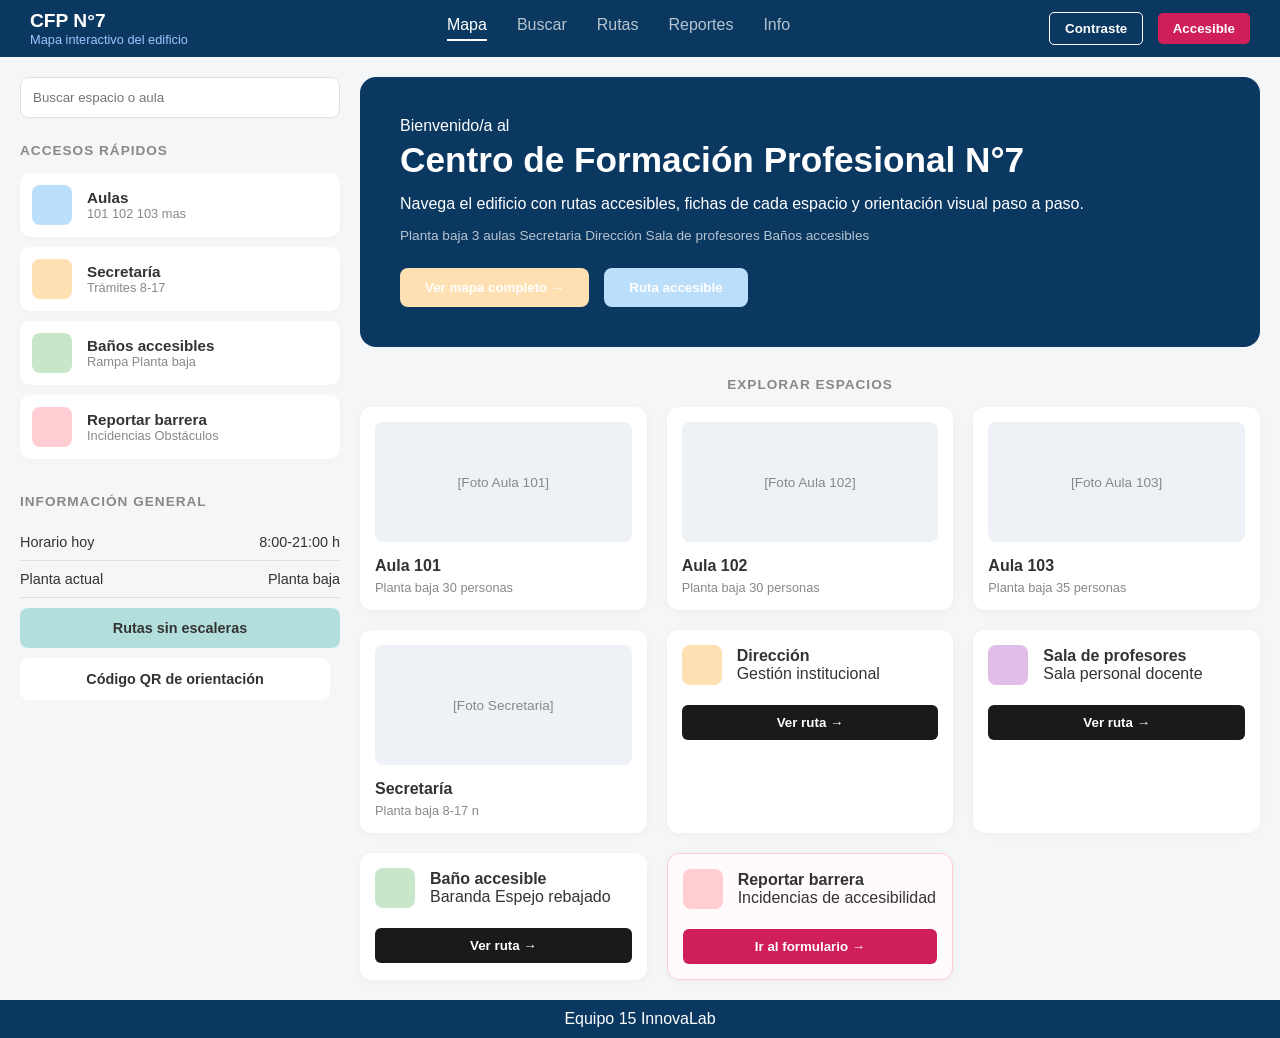
<file: Index.html>
<!DOCTYPE html>
<html lang="es">
<head>
    <meta charset="UTF-8">
    <meta name="viewport" content="width=device-width, initial-scale=1.0">
    <title>Mapa interactivo</title>
    <link rel="stylesheet" href="style.css">
</head>
<body>

    <header class="top-nav">
        <div class="logo">
            <h2>CFP N°7</h2>
            <p>Mapa interactivo del edificio</p>
        </div>
        <nav class="nav-links">
            <a href="/Index.html" class="active">Mapa</a>
            <a href="/buscar.html">Buscar</a>
            <a href="/rutas.html">Rutas</a>
            <a href="/reportes.html">Reportes</a>
            <a href="/info.html">Info</a>
        </nav>
        <div class="nav-actions">
            <button class="contraste">Contraste</button>
            <button class="accesible">Accesible</button>
        </div>
    </header>

    <div class="app-container">
        <aside class="sidebar">
            <div class="buscador">
                <input type="text" placeholder="Buscar espacio o aula">
            </div>

            <section class="sidebar-section">
                <h3>ACCESOS RÁPIDOS</h3>
                <div class="sidebar-card">
                    <div class="icon aulas"></div>
                    <div>
                        <h4>Aulas</h4>
                        <p>101 102 103 mas</p>
                    </div>
                </div>
                <div class="sidebar-card">
                    <div class="icon secretaria"></div>
                    <div>
                        <h4>Secretaría</h4>
                        <p>Trámites 8-17</p>
                    </div>
                </div>
                <div class="sidebar-card">
                    <div class="icon baños"></div>
                    <div>
                        <h4>Baños accesibles</h4>
                        <p>Rampa Planta baja</p>
                    </div>
                </div>
                <div class="sidebar-card">
                    <div class="icon light-red"></div>
                    <div>
                        <h4>Reportar barrera</h4>
                        <p>Incidencias Obstáculos</p>
                    </div>
                </div>
            </section>

            <section class="sidebar-section">
                <h3>INFORMACIÓN GENERAL</h3>
                <div class="info-row">
                    <span>Horario hoy</span>
                    <span>8:00-21:00 h</span>
                </div>
                <div class="info-row">
                    <span>Planta actual</span>
                    <span>Planta baja</span>
                </div>
                <div class="info-card escaleras">
                    <h4>Rutas sin escaleras</h4>
                </div>
                <div class="info-card contraste">
                    <h4>Código QR de orientación</h4>
                </div>
            </section>
        </aside>

        <main class="main-content">
            <section class="hero-banner">
                <p>Bienvenido/a al</p>
                <h1>Centro de Formación Profesional N°7</h1>
                <p>Navega el edificio con rutas accesibles, fichas de cada espacio y orientación visual paso a paso.</p>
                <p class="small-text">Planta baja 3 aulas Secretaria Dirección Sala de profesores Baños accesibles</p>
                <div class="hero-actions">
                    <button class="secretaria">Ver mapa completo →</button>
                    <button class="aulas">Ruta accesible</button>
                </div>
            </section>

            <h3 class="section-titulo">EXPLORAR ESPACIOS</h3>

            <div class="spaces-grid">
                <article class="space-card">
                    <div class="card-img-placeholder">[Foto Aula 101]</div>
                    <h4>Aula 101</h4>
                    <p>Planta baja 30 personas</p>
                </article>
                <article class="space-card">
                    <div class="card-img-placeholder">[Foto Aula 102]</div>
                    <h4>Aula 102</h4>
                    <p>Planta baja 30 personas</p>
                </article>
                <article class="space-card">
                    <div class="card-img-placeholder">[Foto Aula 103]</div>
                    <h4>Aula 103</h4>
                    <p>Planta baja 35 personas</p>
                </article>
                <article class="space-card">
                    <div class="card-img-placeholder">[Foto Secretaria]</div>
                    <h4>Secretaría</h4>
                    <p>Planta baja 8-17 n</p>
                </article>

                <article class="action-card">
                    <div class="card-header">
                        <div class="icon secretaria"></div>
                        <div>
                            <h4>Dirección</h4>
                            <p>Gestión institucional</p>
                        </div>
                    </div>
                    <button class="btn-dark">Ver ruta →</button>
                </article>
                <article class="action-card">
                    <div class="card-header">
                        <div class="icon barrera"></div>
                        <div>
                            <h4>Sala de profesores</h4>
                            <p>Sala personal docente</p>
                        </div>
                    </div>
                    <button class="btn-dark">Ver ruta →</button>
                </article>
                <article class="action-card">
                    <div class="card-header">
                        <div class="icon baños"></div>
                        <div>
                            <h4>Baño accesible</h4>
                            <p>Baranda Espejo rebajado</p>
                        </div>
                    </div>
                    <button class="btn-dark">Ver ruta →</button>
                </article>
                <article class="action-card report-card">
                    <div class="card-header">
                        <div class="icon light-red"></div>
                        <div>
                            <h4>Reportar barrera</h4>
                            <p>Incidencias de accesibilidad</p>
                        </div>
                    </div>
                    <button class="accesible">Ir al formulario →</button>
                </article>
            </div>
        </main>
    </div>

    <footer>
        <p>
            Equipo 15 InnovaLab
        </p>
    </footer>
</body>
</html>
</file>
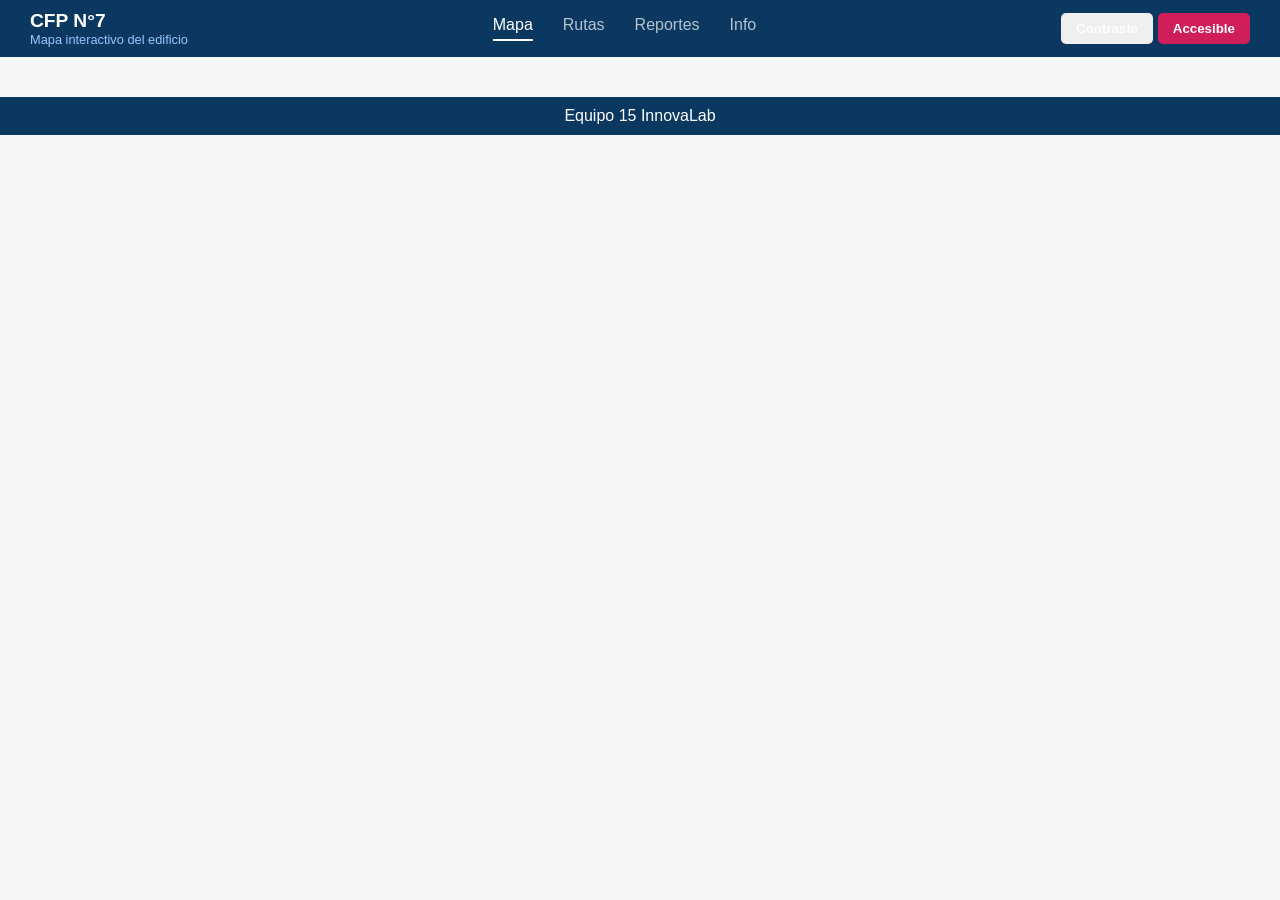
<file: buscar.html>
<!DOCTYPE html>
<html lang="es">
<head>
    <meta charset="UTF-8">
    <meta name="viewport" content="width=device-width, initial-scale=1.0">
    <title>Buscar</title>
    <link rel="stylesheet" href="style.css">
</head>
<body>

    <header class="top-nav">
        <div class="logo">
            <h2>CFP N°7</h2>
            <p>Mapa interactivo del edificio</p>
        </div>
        <nav class="nav-links">
            <a href="/Index.html" class="active">Mapa</a>
            <a href="/rutas.html">Rutas</a>
            <a href="/reportes.html">Reportes</a>
            <a href="/info.html">Info</a>
        </nav>
        <div class="nav-actions">
            <button class="btn-outline">Contraste</button>
            <button class="accesible">Accesible</button>
        </div>
    </header>

    <div class="app-container">
        <aside class="sidebar">
        
        </aside>

        <main class="main-content">

        </main>
    </div>

    <footer>
        <p>
            Equipo 15 InnovaLab
        </p>
    </footer>
</body>
</html>
</file>
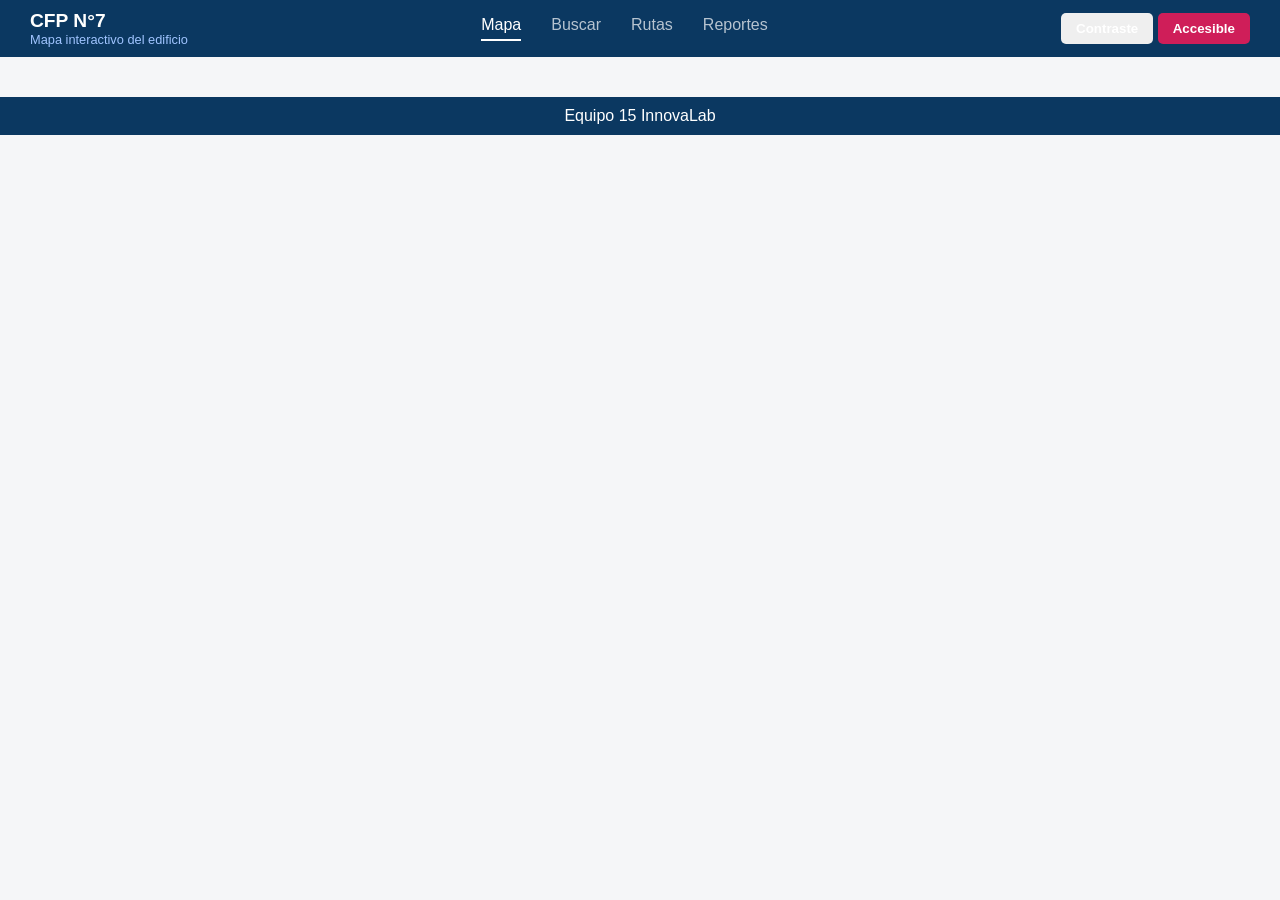
<file: info.html>
<!DOCTYPE html>
<html lang="es">
<head>
    <meta charset="UTF-8">
    <meta name="viewport" content="width=device-width, initial-scale=1.0">
    <title>Info</title>
    <link rel="stylesheet" href="style.css">
</head>
<body>

    <header class="top-nav">
        <div class="logo">
            <h2>CFP N°7</h2>
            <p>Mapa interactivo del edificio</p>
        </div>
        <nav class="nav-links">
            <a href="/Index.html" class="active">Mapa</a>
            <a href="/buscar.html">Buscar</a>
            <a href="/rutas.html">Rutas</a>
            <a href="/reportes.html">Reportes</a>
        </nav>
        <div class="nav-actions">
            <button class="btn-outline">Contraste</button>
            <button class="accesible">Accesible</button>
        </div>
    </header>

    <div class="app-container">
        <aside class="sidebar">
        
        </aside>

        <main class="main-content">

        </main>
    </div>

    <footer>
        <p>
            Equipo 15 InnovaLab
        </p>
    </footer>
</body>
</html>
</file>
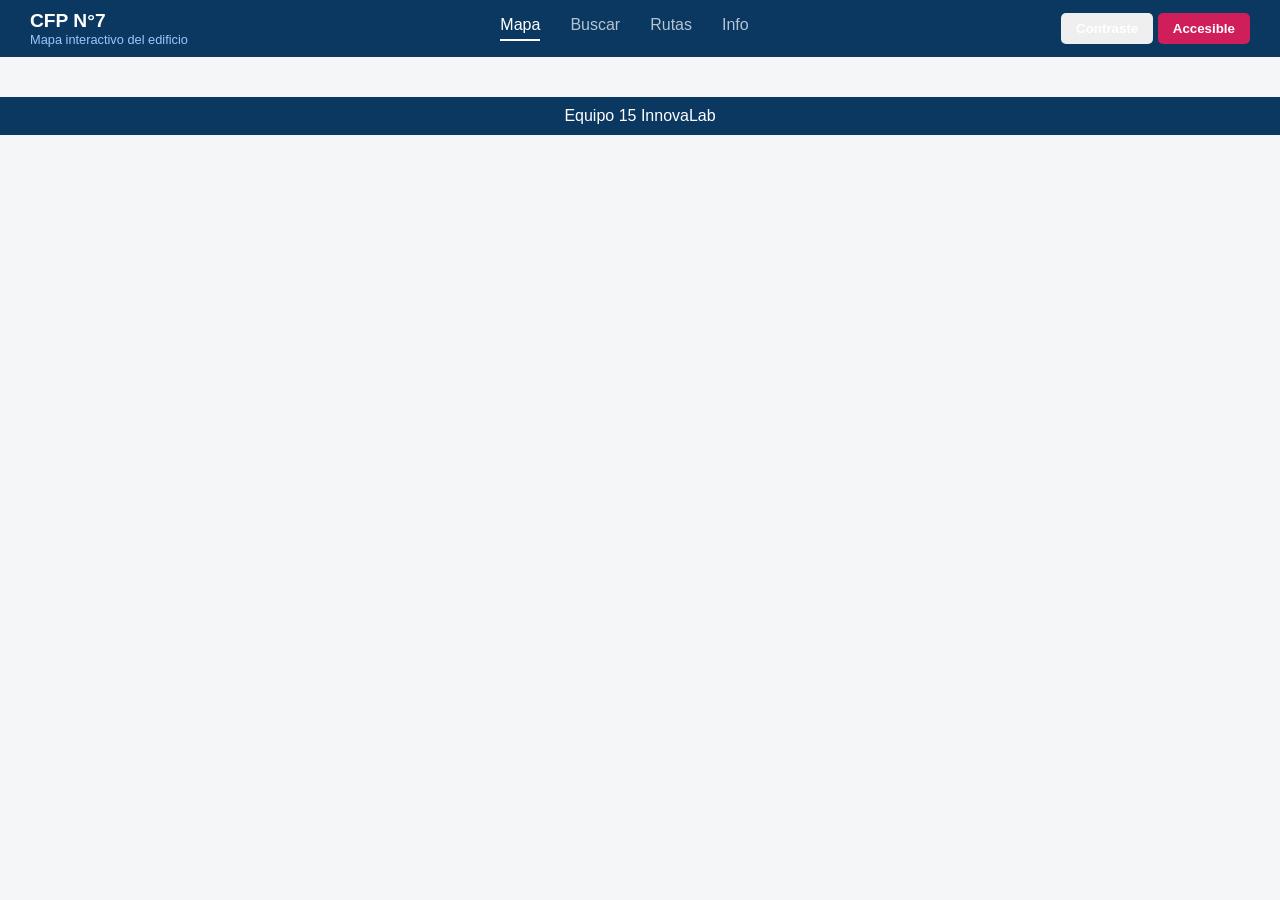
<file: reportes.html>
<!DOCTYPE html>
<html lang="es">
<head>
    <meta charset="UTF-8">
    <meta name="viewport" content="width=device-width, initial-scale=1.0">
    <title>Reportes</title>
    <link rel="stylesheet" href="style.css">
</head>
<body>

    <header class="top-nav">
        <div class="logo">
            <h2>CFP N°7</h2>
            <p>Mapa interactivo del edificio</p>
        </div>
        <nav class="nav-links">
            <a href="/Index.html" class="active">Mapa</a>
            <a href="/buscar.html">Buscar</a>
            <a href="/rutas.html">Rutas</a>
            <a href="/info.html">Info</a>
        </nav>
        <div class="nav-actions">
            <button class="btn-outline">Contraste</button>
            <button class="accesible">Accesible</button>
        </div>
    </header>

    <div class="app-container">
        <aside class="sidebar">
        
        </aside>

        <main class="main-content">

        </main>
    </div>

    <footer>
        <p>
            Equipo 15 InnovaLab
        </p>
    </footer>
</body>
</html>
</file>
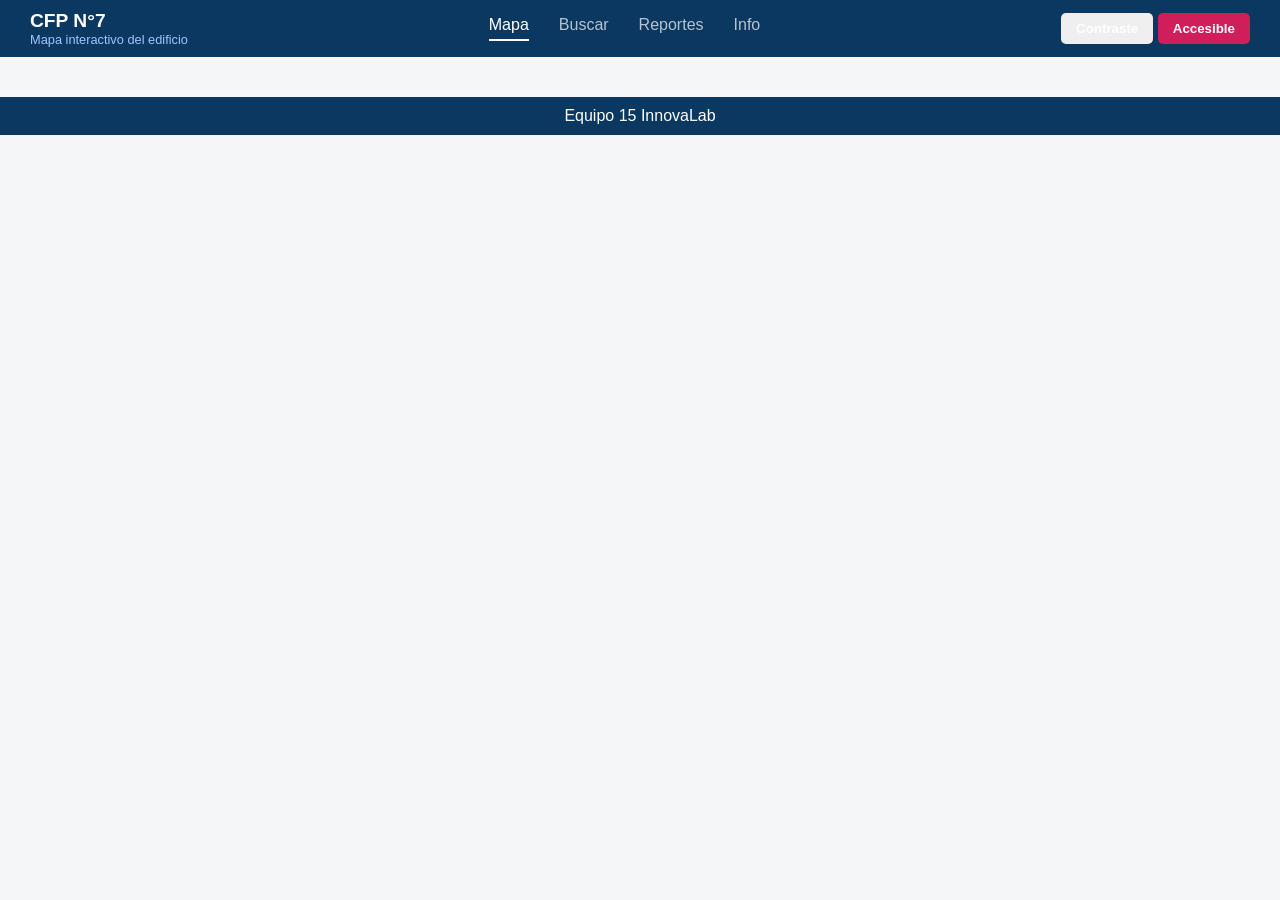
<file: rutas.html>
<!DOCTYPE html>
<html lang="es">
<head>
    <meta charset="UTF-8">
    <meta name="viewport" content="width=device-width, initial-scale=1.0">
    <title>Rutas</title>
    <link rel="stylesheet" href="style.css">
</head>
<body>

    <header class="top-nav">
        <div class="logo">
            <h2>CFP N°7</h2>
            <p>Mapa interactivo del edificio</p>
        </div>
        <nav class="nav-links">
            <a href="/Index.html" class="active">Mapa</a>
            <a href="/buscar.html">Buscar</a>
            <a href="/reportes.html">Reportes</a>
            <a href="/info.html">Info</a>
        </nav>
        <div class="nav-actions">
            <button class="btn-outline">Contraste</button>
            <button class="accesible">Accesible</button>
        </div>
    </header>

    <div class="app-container">
        <aside class="sidebar">
        
        </aside>

        <main class="main-content">

        </main>
    </div>

    <footer>
        <p>
            Equipo 15 InnovaLab
        </p>
    </footer>
</body>
</html>
</file>
<file: style.css>
/* VARIABLES DE COLOR */
:root {
    --fondo: #f5f6f8;
    --acento: #0b3861;
    --texto: #ffffff;
    --texto-dark: #333333;
    --border-color: #e0e0e0;
    
    --btn-dark: #1a1a1a;
    --btn-red: #d32f2f;

    /* Colores de iconos */
    --aulas: #bbdefb;
    --secretaria: #ffe0b2;
    --baños: #c8e6c9;
    --light-red: #ffcdd2;
    --barrera: #e1bee7;
    --escaleras: #b2dfdb;
    --accesible: #cf1e59;
}

* {
    box-sizing: border-box;
    margin: 0;
    padding: 0;
    font-family: 'Segoe UI', Roboto, Helvetica, Arial, sans-serif;
}

body {
    background-color: var(--fondo);
    color: var(--texto-dark);
}

/* HEADER */
.top-nav {
    background-color: var(--acento);
    color: var(--texto);
    display: flex;
    justify-content: space-between;
    align-items: center;
    padding: 10px 30px;
}

.logo h2 { font-size: 1.2rem; }
.logo p { font-size: 0.8rem; color: #a0c4ff; }

.nav-links {
    display: flex;
    gap: 30px;
}

.nav-links a {
    color: var(--texto);
    text-decoration: none;
    font-weight: 500;
    opacity: 0.7;
    padding-bottom: 5px;
}

.nav-links a.active {
    opacity: 1;
    border-bottom: 2px solid white;
}

.nav-actions button {
    padding: 8px 15px;
    border-radius: 5px;
    border: none;
    cursor: pointer;
    font-weight: bold;
    color: white;
}

.contraste {
    background: transparent;
    border: 1px solid white !important;
    margin-right: 10px;
}
.baños { background-color: var(--baños); }

.accesible { background-color: var(--accesible);}

/* GRID */
.app-container {
    display: grid;
    grid-template-columns: 320px 1fr;
    gap: 20px;
    padding: 20px;
    max-width: 1600px;
    margin: 0 auto;
}

/* BARRA LATERAL */
.sidebar {
    background: transparent;
    display: flex;
    flex-direction: column;
    gap: 25px;
}

.buscador input {
    width: 100%;
    padding: 12px;
    border-radius: 8px;
    border: 1px solid var(--border-color);
    background: white;
}

.sidebar-section h3 {
    font-size: 0.85rem;
    color: #888888;
    margin-bottom: 15px;
    letter-spacing: 1px;
}

.sidebar-card {
    display: flex;
    align-items: center;
    background: white;
    padding: 12px;
    border-radius: 10px;
    margin-bottom: 10px;
    box-shadow: 0 2px 5px rgba(0,0,0,0.02);
}

.icon {
    width: 40px;
    height: 40px;
    border-radius: 8px;
    margin-right: 15px;
}

.aulas { background-color: var(--aulas); }
.secretaria { background-color: var(--secretaria); }
.baños { background-color: var(--baños); }
.light-red { background-color: var(--light-red); }
.barrera { background-color: var(--barrera); }
.escaleras { background-color: var(--escaleras); }

.sidebar-card h4 { font-size: 0.95rem; }
.sidebar-card p { font-size: 0.8rem; color: #888888; }

.info-row {
    display: flex;
    justify-content: space-between;
    font-size: 0.9rem;
    padding: 10px 0;
    border-bottom: 1px solid var(--border-color);
}

.info-card {
    padding: 12px;
    border-radius: 8px;
    margin-top: 10px;
    text-align: center;
    font-weight: bold;
    font-size: 0.9rem;
}

.info-card.contraste {
    background: white;
    border: 1px solid var(--border-color);
}

/* === CONTENIDO PRINCIPAL === */
.hero-banner {
    background-color: var(--acento);
    color: white;
    padding: 40px;
    border-radius: 16px;
    margin-bottom: 30px;
}

.hero-banner h1 {
    font-size: 2.2rem;
    margin: 5px 0 15px 0;
}

.hero-banner .small-text {
    font-size: 0.85rem;
    opacity: 0.7;
    margin-top: 15px;
}

.hero-actions {
    margin-top: 25px;
    display: flex;
    gap: 15px;
}

.hero-actions button {
    padding: 12px 25px;
    border-radius: 8px;
    border: none;
    font-weight: bold;
    cursor: pointer;
    color: white;
}

.secretaria { background-color: var(--secretaria); }
.aulas { background-color: var(--aulas); }

/* GRILLA DE ESPACIOS */
.section-titulo {
    font-size: 0.85rem;
    color: #888888;
    letter-spacing: 1px;
    margin-bottom: 15px;
    text-align: center;
}

.spaces-grid {
    display: grid;
    grid-template-columns: repeat(auto-fit, minmax(220px, 1fr));
    gap: 20px;
}

.space-card, .action-card {
    background: white;
    border-radius: 12px;
    padding: 15px;
    box-shadow: 0 2px 8px rgba(0,0,0,0.04);
}

.card-img-placeholder {
    background: #eef2f6;
    height: 120px;
    border-radius: 8px;
    display: flex;
    align-items: center;
    justify-content: center;
    color: #888888;
    font-size: 0.85rem;
    margin-bottom: 15px;
}

.space-card h4 { margin-bottom: 5px; }
.space-card p { font-size: 0.8rem; color: #888888; }

.card-header {
    display: flex;
    align-items: center;
    margin-bottom: 20px;
}

.action-card button {
    width: 100%;
    padding: 10px;
    border-radius: 6px;
    border: none;
    color: white;
    font-weight: bold;
    cursor: pointer;
}

.btn-dark { background-color: var(--btn-dark); }
.btn-red { background-color: var(--btn-red); }
.report-card { border: 1px solid #ffcdd2; background-color: #fffafb; }

/* FOOTER */
footer{
    background-color: var(--acento);
    color: var(--texto);
    text-align: center;
    padding: 10px 30px;
    font-family: Verdana, Geneva, Tahoma, sans-serif;
}
</file>
